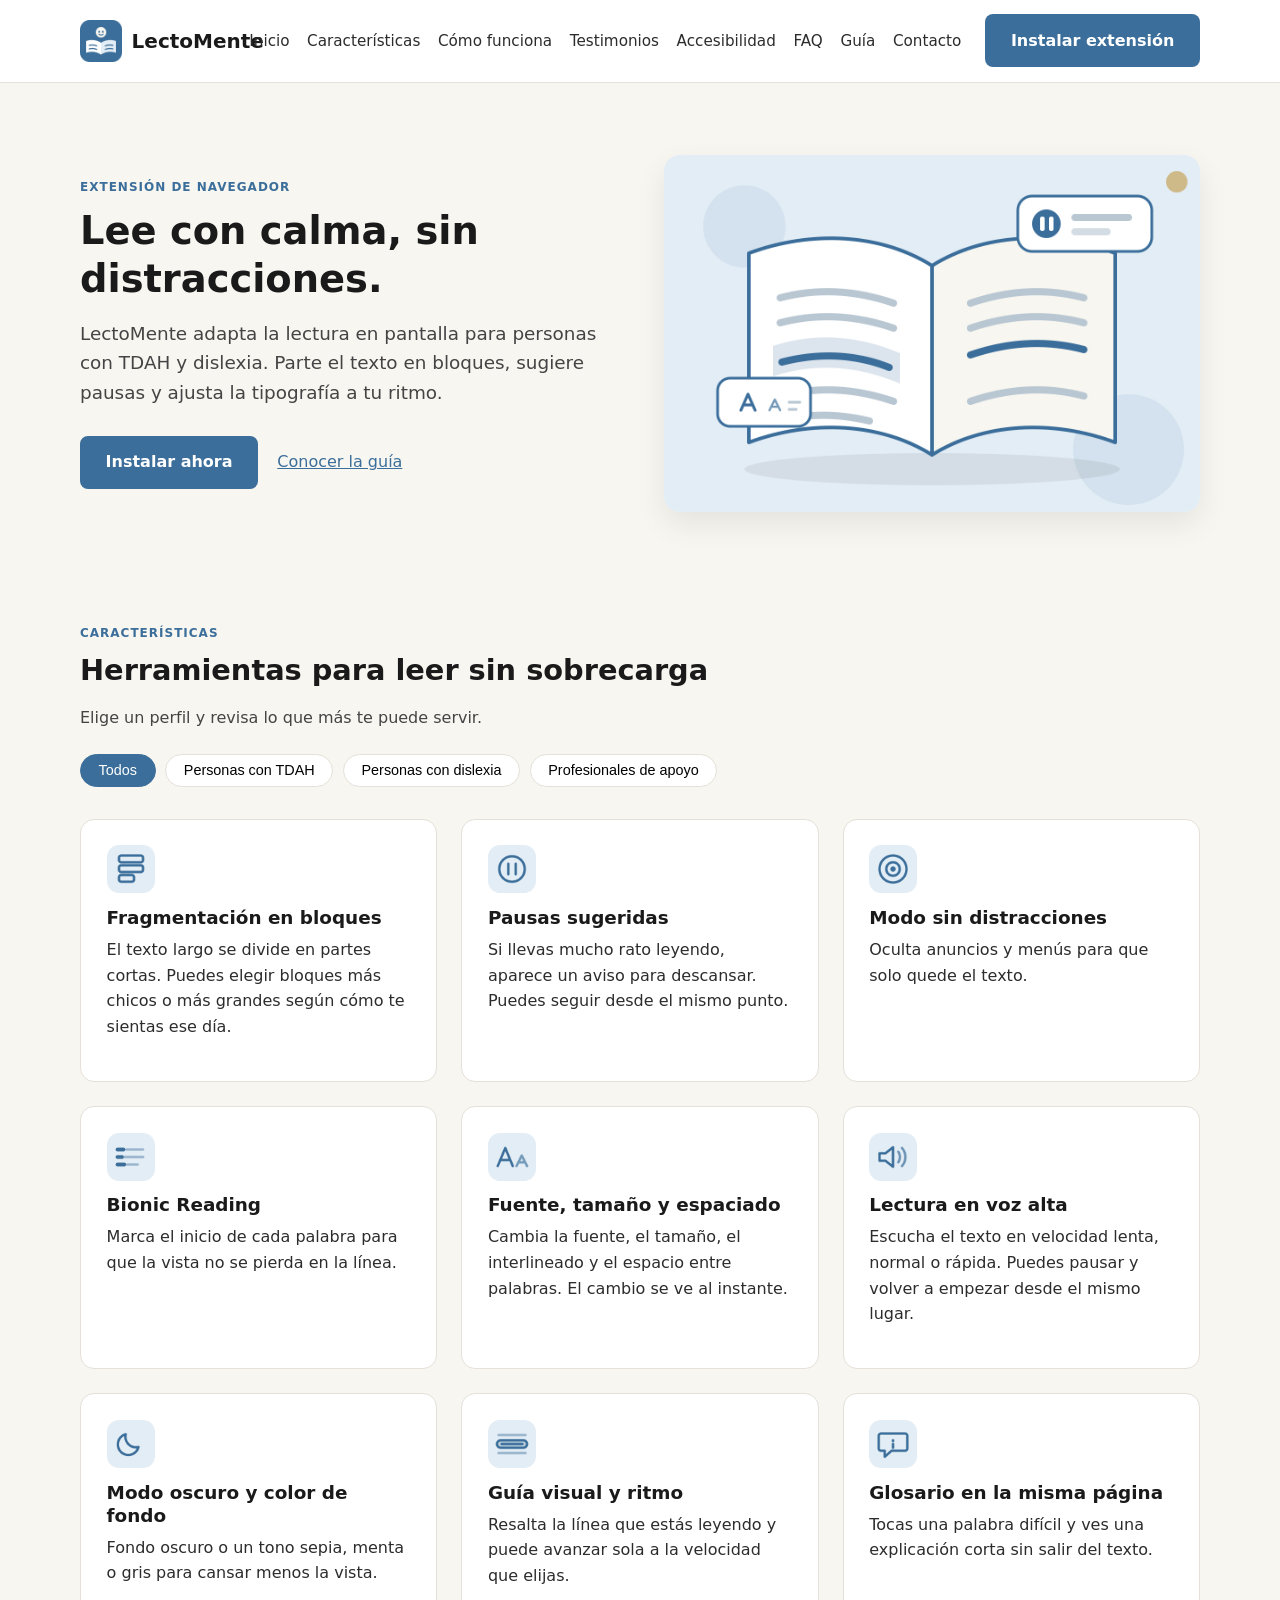
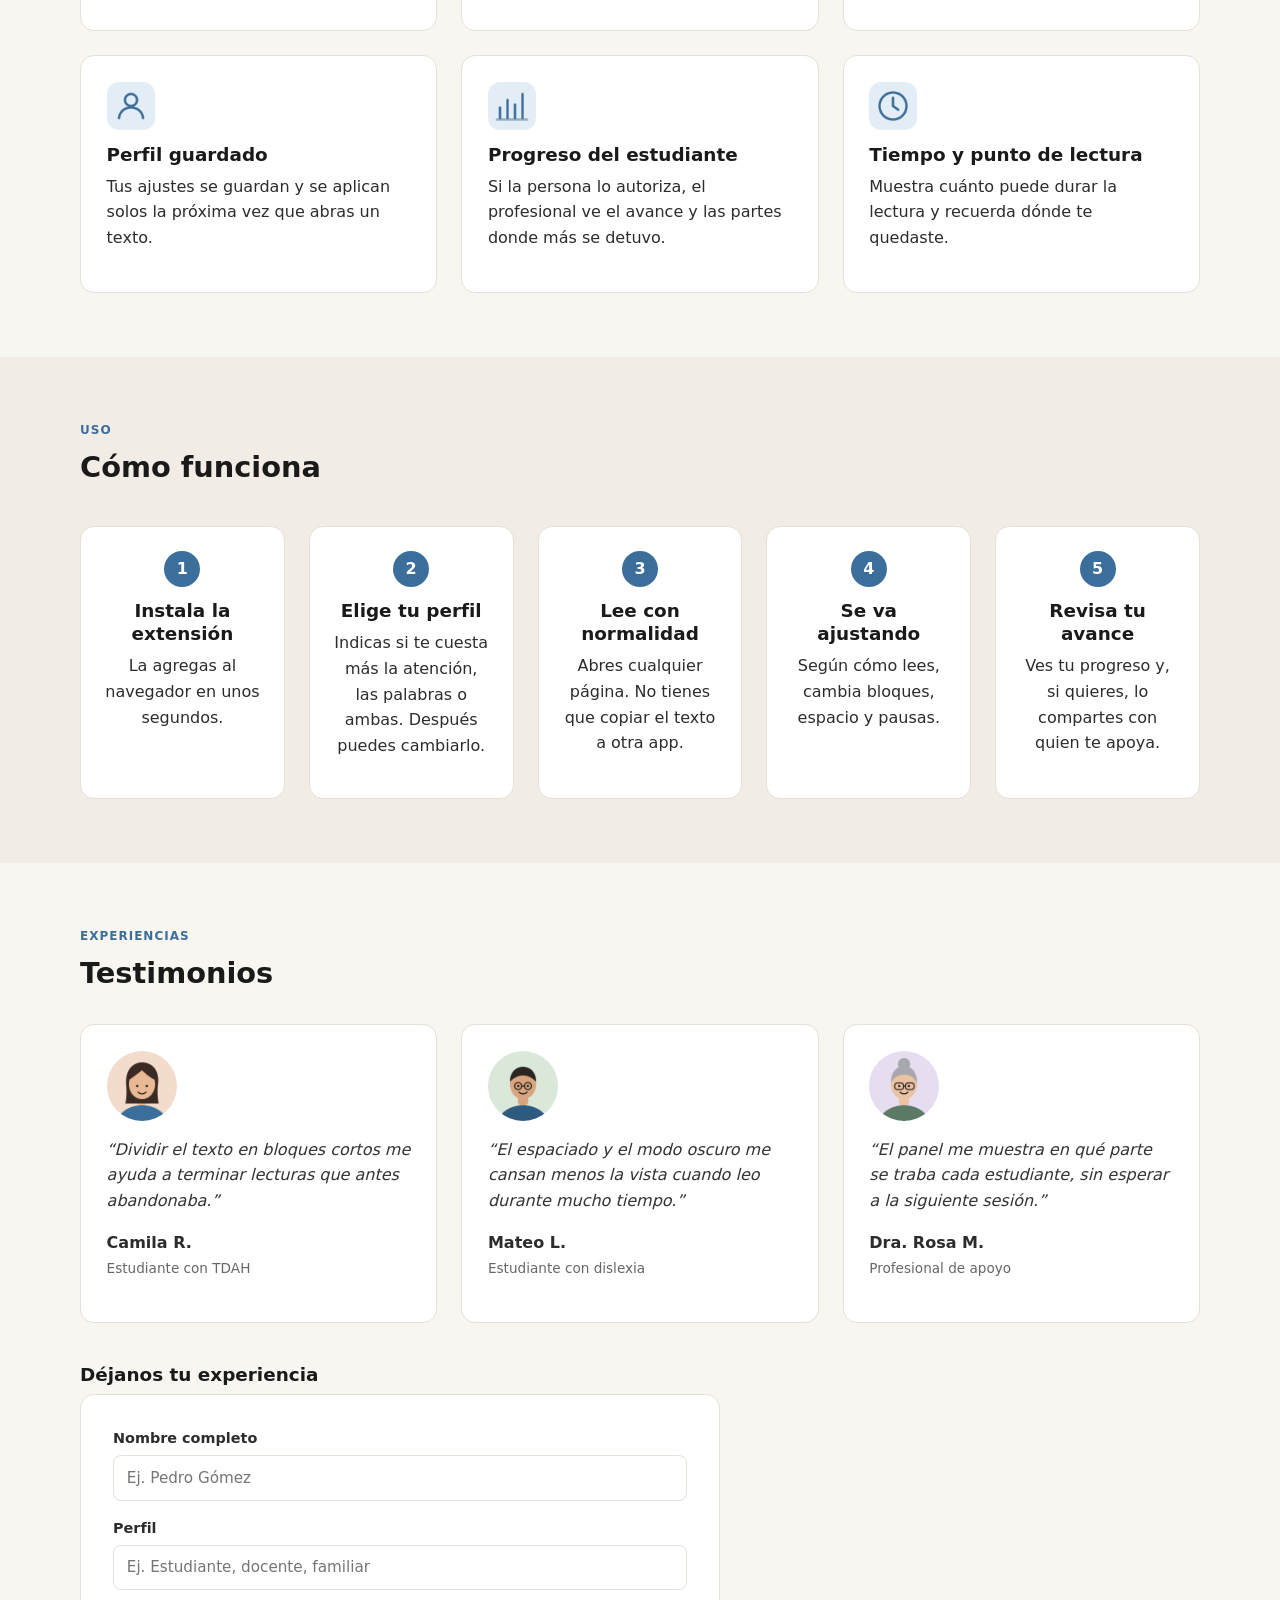
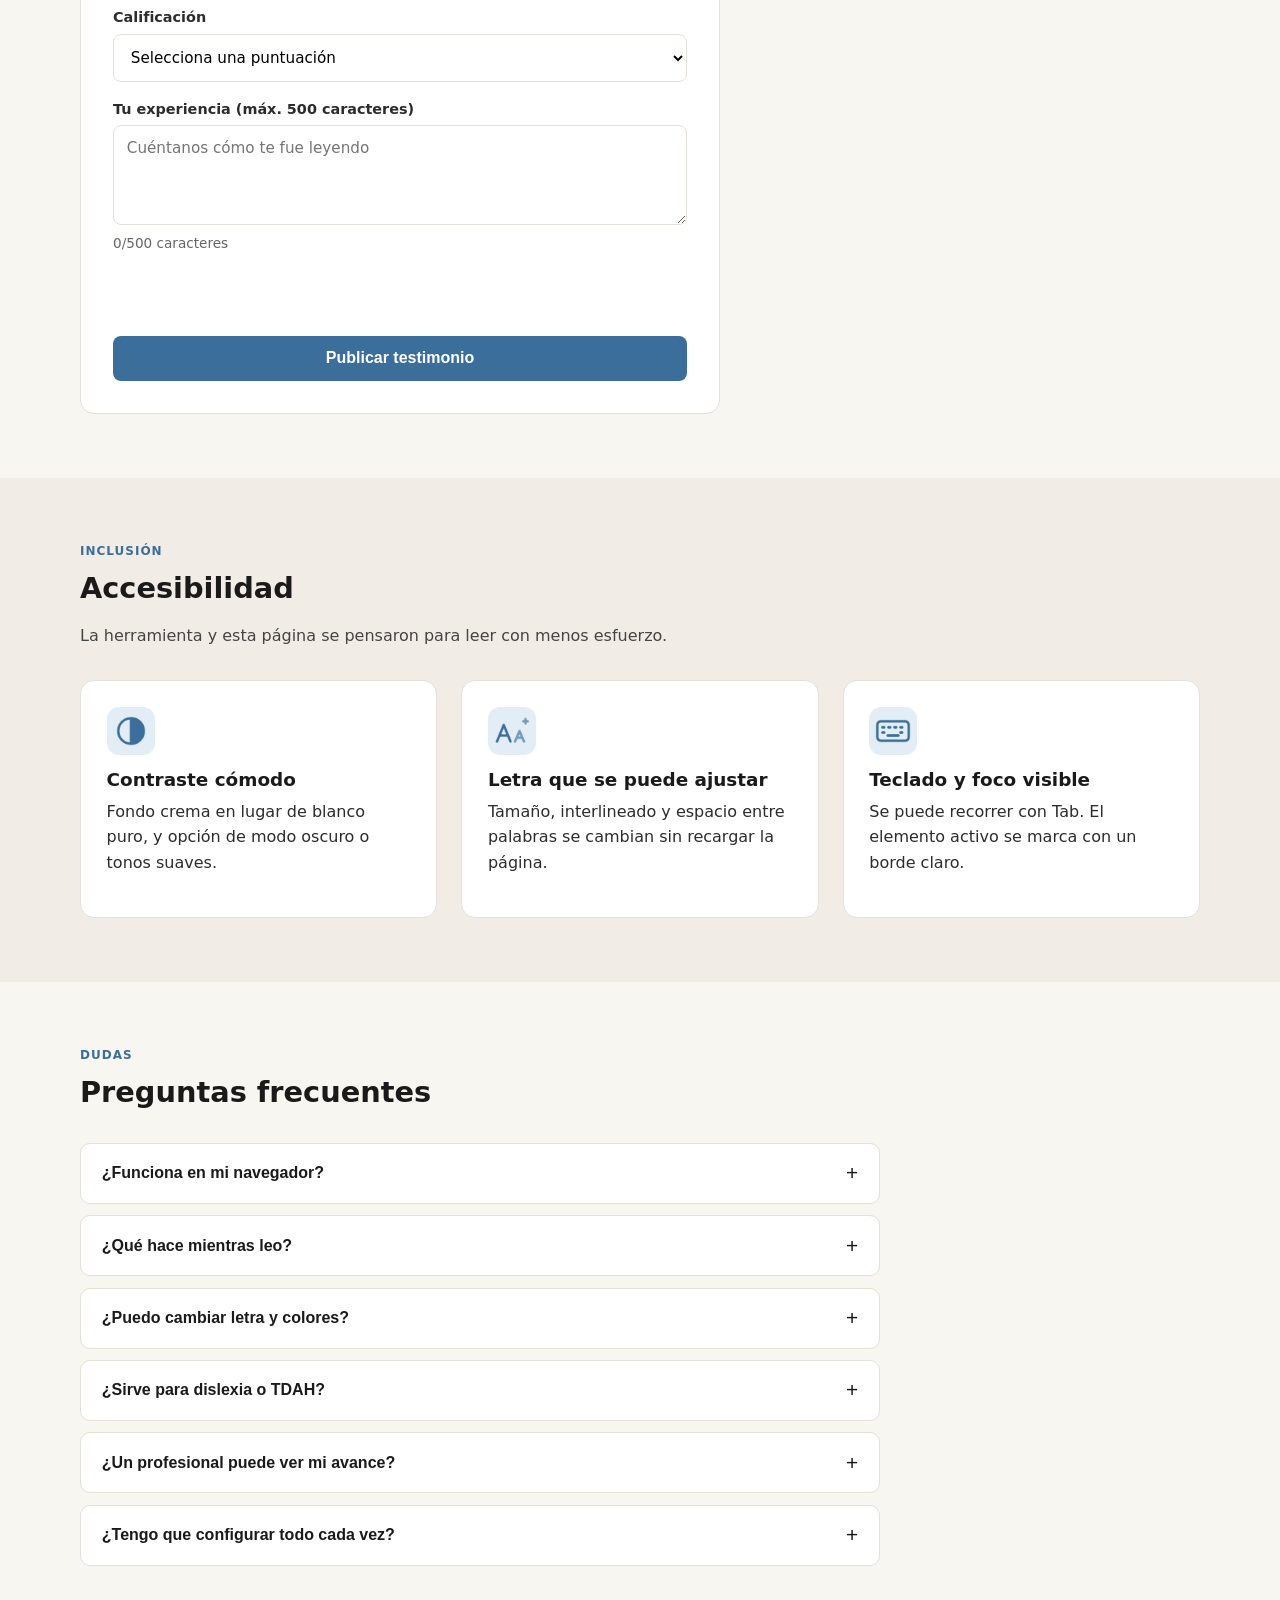
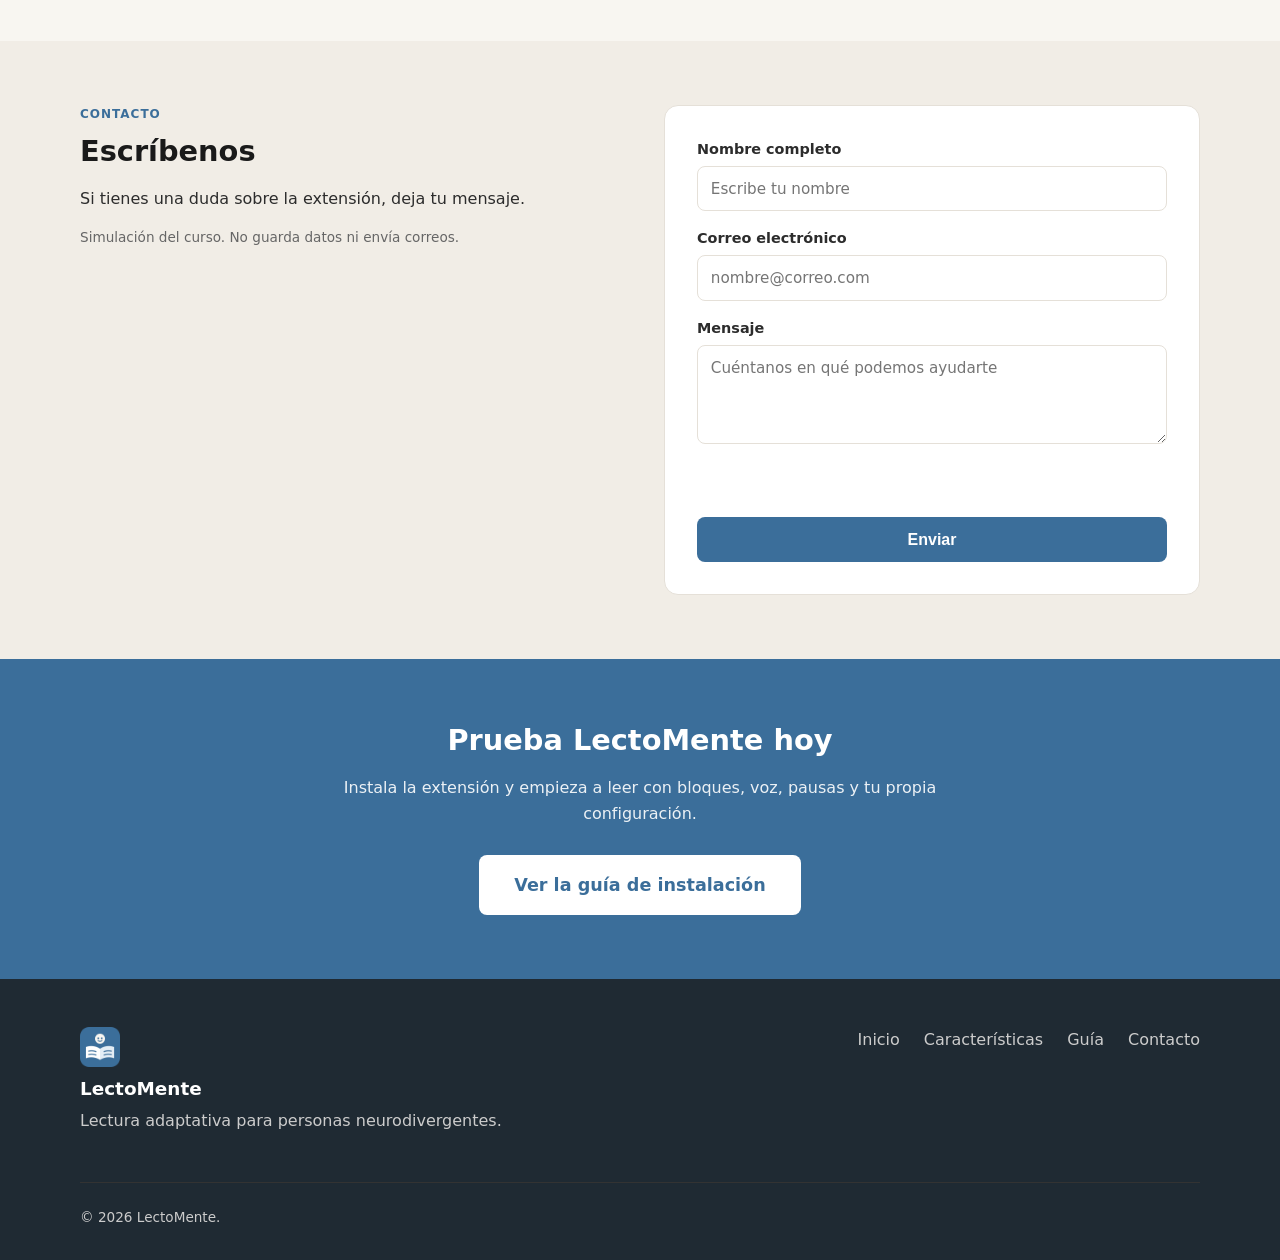
<file: index.html>
<!DOCTYPE html>
<html lang="es">

<head>
    <meta charset="UTF-8">
    <meta name="viewport" content="width=device-width, initial-scale=1.0">
    <title>Inicio - LectoMente</title>
    <link rel="stylesheet" href="css/estilos.css">
    <link rel="icon" type="image/png" href="imagenes/logo.png">

    <script src="js/menu.js" defer></script>
    <script src="js/filtros.js" defer></script>
    <script src="js/faq.js" defer></script>
    <script src="js/testimonios.js" defer></script>
    <script src="js/contacto.js" defer></script>
    <script src="js/subir.js" defer></script>
</head>

<body>

    <a class="saltar" href="#contenido">Saltar al contenido</a>

    <header class="cabecera">
        <div class="contenedor barra">
            <a class="marca" href="index.html">
                <img src="imagenes/logo.png" alt="LectoMente" width="42" height="42">
                <span>LectoMente</span>
            </a>

            <button class="btn-menu" id="btn-menu" aria-label="Abrir menú" aria-expanded="false"
                aria-controls="navegacion">
                <span class="hamburguesa"></span>
            </button>

            <nav class="navegacion" id="navegacion" aria-label="Navegación principal">
                <ul class="menu">
                    <li><a href="index.html#inicio">Inicio</a></li>
                    <li><a href="index.html#caracteristicas">Características</a></li>
                    <li><a href="index.html#como-funciona">Cómo funciona</a></li>
                    <li><a href="index.html#testimonios">Testimonios</a></li>
                    <li><a href="index.html#accesibilidad">Accesibilidad</a></li>
                    <li><a href="index.html#faq">FAQ</a></li>
                    <li><a href="recursos.html">Guía</a></li>
                    <li><a href="index.html#contacto">Contacto</a></li>
                </ul>
                <a class="boton boton-header" href="index.html#cta-final">Instalar extensión</a>
            </nav>
        </div>
    </header>

    <main id="contenido">

        <section id="inicio" class="hero contenedor">
            <div class="hero-texto">
                <p class="etiqueta">Extensión de navegador</p>
                <h1>Lee con calma, sin distracciones.</h1>
                <p class="hero-descripcion">
                    LectoMente adapta la lectura en pantalla para personas con TDAH y dislexia.
                    Parte el texto en bloques, sugiere pausas y ajusta la tipografía a tu ritmo.
                </p>
                <div class="hero-botones">
                    <a class="boton" href="#cta-final">Instalar ahora</a>
                    <a class="enlace" href="recursos.html">Conocer la guía</a>
                </div>
            </div>
            <figure class="hero-imagen">
                <img src="imagenes/hero-libro.jpg" alt="Ilustración de un libro abierto con el texto dividido en bloques y un aviso de pausa" width="600" height="400">
            </figure>
        </section>

        <section id="caracteristicas" class="seccion">
            <div class="contenedor">
                <p class="etiqueta">Características</p>
                <h2>Herramientas para leer sin sobrecarga</h2>
                <p class="intro-seccion">Elige un perfil y revisa lo que más te puede servir.</p>

                <div class="filtros" role="group" aria-label="Filtrar por perfil">
                    <button class="filtro activo" type="button" data-filtro="todos" aria-pressed="true">Todos</button>
                    <button class="filtro" type="button" data-filtro="tdah" aria-pressed="false">Personas con TDAH</button>
                    <button class="filtro" type="button" data-filtro="dislexia" aria-pressed="false">Personas con dislexia</button>
                    <button class="filtro" type="button" data-filtro="profesionales" aria-pressed="false">Profesionales de apoyo</button>
                </div>

                <div class="tarjetas" id="lista-caracteristicas">
                    <article class="tarjeta" data-categoria="tdah dislexia">
                        <img class="icono-tarjeta" src="iconos/bloques.png" alt="" width="48" height="48" loading="lazy">
                        <h3>Fragmentación en bloques</h3>
                        <p>El texto largo se divide en partes cortas. Puedes elegir bloques más chicos o más grandes
                            según cómo te sientas ese día.</p>
                    </article>
                    <article class="tarjeta" data-categoria="tdah">
                        <img class="icono-tarjeta" src="iconos/pausa.png" alt="" width="48" height="48" loading="lazy">
                        <h3>Pausas sugeridas</h3>
                        <p>Si llevas mucho rato leyendo, aparece un aviso para descansar. Puedes seguir desde el mismo
                            punto.</p>
                    </article>
                    <article class="tarjeta" data-categoria="tdah dislexia">
                        <img class="icono-tarjeta" src="iconos/sin-distracciones.png" alt="" width="48" height="48" loading="lazy">
                        <h3>Modo sin distracciones</h3>
                        <p>Oculta anuncios y menús para que solo quede el texto.</p>
                    </article>
                    <article class="tarjeta" data-categoria="dislexia">
                        <img class="icono-tarjeta" src="iconos/bionic.png" alt="" width="48" height="48" loading="lazy">
                        <h3>Bionic Reading</h3>
                        <p>Marca el inicio de cada palabra para que la vista no se pierda en la línea.</p>
                    </article>
                    <article class="tarjeta" data-categoria="dislexia tdah">
                        <img class="icono-tarjeta" src="iconos/tipografia.png" alt="" width="48" height="48" loading="lazy">
                        <h3>Fuente, tamaño y espaciado</h3>
                        <p>Cambia la fuente, el tamaño, el interlineado y el espacio entre palabras. El cambio se ve al
                            instante.</p>
                    </article>
                    <article class="tarjeta" data-categoria="tdah dislexia">
                        <img class="icono-tarjeta" src="iconos/voz.png" alt="" width="48" height="48" loading="lazy">
                        <h3>Lectura en voz alta</h3>
                        <p>Escucha el texto en velocidad lenta, normal o rápida. Puedes pausar y volver a empezar desde
                            el mismo lugar.</p>
                    </article>
                    <article class="tarjeta" data-categoria="dislexia">
                        <img class="icono-tarjeta" src="iconos/oscuro.png" alt="" width="48" height="48" loading="lazy">
                        <h3>Modo oscuro y color de fondo</h3>
                        <p>Fondo oscuro o un tono sepia, menta o gris para cansar menos la vista.</p>
                    </article>
                    <article class="tarjeta" data-categoria="tdah">
                        <img class="icono-tarjeta" src="iconos/guia-visual.png" alt="" width="48" height="48" loading="lazy">
                        <h3>Guía visual y ritmo</h3>
                        <p>Resalta la línea que estás leyendo y puede avanzar sola a la velocidad que elijas.</p>
                    </article>
                    <article class="tarjeta" data-categoria="dislexia tdah">
                        <img class="icono-tarjeta" src="iconos/glosario.png" alt="" width="48" height="48" loading="lazy">
                        <h3>Glosario en la misma página</h3>
                        <p>Tocas una palabra difícil y ves una explicación corta sin salir del texto.</p>
                    </article>
                    <article class="tarjeta" data-categoria="tdah dislexia">
                        <img class="icono-tarjeta" src="iconos/perfil.png" alt="" width="48" height="48" loading="lazy">
                        <h3>Perfil guardado</h3>
                        <p>Tus ajustes se guardan y se aplican solos la próxima vez que abras un texto.</p>
                    </article>
                    <article class="tarjeta" data-categoria="profesionales">
                        <img class="icono-tarjeta" src="iconos/progreso.png" alt="" width="48" height="48" loading="lazy">
                        <h3>Progreso del estudiante</h3>
                        <p>Si la persona lo autoriza, el profesional ve el avance y las partes donde más se detuvo.</p>
                    </article>
                    <article class="tarjeta" data-categoria="tdah profesionales">
                        <img class="icono-tarjeta" src="iconos/tiempo.png" alt="" width="48" height="48" loading="lazy">
                        <h3>Tiempo y punto de lectura</h3>
                        <p>Muestra cuánto puede durar la lectura y recuerda dónde te quedaste.</p>
                    </article>
                </div>
            </div>
        </section>

        <section id="como-funciona" class="seccion fondo">
            <div class="contenedor">
                <p class="etiqueta">Uso</p>
                <h2>Cómo funciona</h2>
                <div class="pasos">
                    <article class="paso">
                        <span class="numero-paso">1</span>
                        <h3>Instala la extensión</h3>
                        <p>La agregas al navegador en unos segundos.</p>
                    </article>
                    <article class="paso">
                        <span class="numero-paso">2</span>
                        <h3>Elige tu perfil</h3>
                        <p>Indicas si te cuesta más la atención, las palabras o ambas. Después puedes cambiarlo.</p>
                    </article>
                    <article class="paso">
                        <span class="numero-paso">3</span>
                        <h3>Lee con normalidad</h3>
                        <p>Abres cualquier página. No tienes que copiar el texto a otra app.</p>
                    </article>
                    <article class="paso">
                        <span class="numero-paso">4</span>
                        <h3>Se va ajustando</h3>
                        <p>Según cómo lees, cambia bloques, espacio y pausas.</p>
                    </article>
                    <article class="paso">
                        <span class="numero-paso">5</span>
                        <h3>Revisa tu avance</h3>
                        <p>Ves tu progreso y, si quieres, lo compartes con quien te apoya.</p>
                    </article>
                </div>
            </div>
        </section>

        <section id="testimonios" class="seccion">
            <div class="contenedor">
                <p class="etiqueta">Experiencias</p>
                <h2>Testimonios</h2>

                <div id="testimonialsContainer" class="tarjetas">
                    <article class="tarjeta testimonio">
                        <img src="imagenes/testimonio-camila.jpg" alt="Ilustración de Camila R." class="foto-testimonio" width="80"
                            height="80" loading="lazy">
                        <blockquote>“Dividir el texto en bloques cortos me ayuda a terminar lecturas que antes
                            abandonaba.”</blockquote>
                        <p><strong>Camila R.</strong><br><span class="rol">Estudiante con TDAH</span></p>
                    </article>
                    <article class="tarjeta testimonio">
                        <img src="imagenes/testimonio-mateo.jpg" alt="Ilustración de Mateo L." class="foto-testimonio" width="80"
                            height="80" loading="lazy">
                        <blockquote>“El espaciado y el modo oscuro me cansan menos la vista cuando leo durante mucho
                            tiempo.”</blockquote>
                        <p><strong>Mateo L.</strong><br><span class="rol">Estudiante con dislexia</span></p>
                    </article>
                    <article class="tarjeta testimonio">
                        <img src="imagenes/testimonio-rosa.jpg" alt="Ilustración de Dra. Rosa M." class="foto-testimonio" width="80"
                            height="80" loading="lazy">
                        <blockquote>“El panel me muestra en qué parte se traba cada estudiante, sin esperar a la
                            siguiente sesión.”</blockquote>
                        <p><strong>Dra. Rosa M.</strong><br><span class="rol">Profesional de apoyo</span></p>
                    </article>
                </div>

                <div class="bloque-formulario">
                    <h3>Déjanos tu experiencia</h3>
                    <form id="form-testimonio" class="formulario" novalidate>
                        <div>
                            <label for="testimonio-nombre">Nombre completo</label>
                            <input type="text" id="testimonio-nombre" placeholder="Ej. Pedro Gómez" required>
                        </div>

                        <div>
                            <label for="testimonio-rol">Perfil</label>
                            <input type="text" id="testimonio-rol" placeholder="Ej. Estudiante, docente, familiar"
                                required>
                        </div>

                        <div>
                            <label for="testimonio-puntuacion">Calificación</label>
                            <select id="testimonio-puntuacion" required>
                                <option value="">Selecciona una puntuación</option>
                                <option value="5">5/5 - Excelente</option>
                                <option value="4">4/5 - Muy bueno</option>
                                <option value="3">3/5 - Bueno</option>
                                <option value="2">2/5 - Regular</option>
                                <option value="1">1/5 - Deficiente</option>
                            </select>
                        </div>

                        <div>
                            <label for="testimonio-comentario">Tu experiencia (máx. 500 caracteres)</label>
                            <textarea id="testimonio-comentario" rows="4" maxlength="500"
                                placeholder="Cuéntanos cómo te fue leyendo" required></textarea>
                            <p class="nota"><span id="contador-caracteres">0</span>/500 caracteres</p>
                        </div>

                        <p id="aviso-testimonio" class="aviso" role="status" aria-live="polite"></p>
                        <button type="submit" class="boton">Publicar testimonio</button>
                    </form>
                </div>
            </div>
        </section>

        <section id="accesibilidad" class="seccion fondo">
            <div class="contenedor">
                <p class="etiqueta">Inclusión</p>
                <h2>Accesibilidad</h2>
                <p class="intro-seccion">La herramienta y esta página se pensaron para leer con menos esfuerzo.</p>
                <div class="tarjetas">
                    <article class="tarjeta">
                        <img class="icono-tarjeta" src="iconos/contraste.png" alt="" width="48" height="48" loading="lazy">
                        <h3>Contraste cómodo</h3>
                        <p>Fondo crema en lugar de blanco puro, y opción de modo oscuro o tonos suaves.</p>
                    </article>
                    <article class="tarjeta">
                        <img class="icono-tarjeta" src="iconos/letra.png" alt="" width="48" height="48" loading="lazy">
                        <h3>Letra que se puede ajustar</h3>
                        <p>Tamaño, interlineado y espacio entre palabras se cambian sin recargar la página.</p>
                    </article>
                    <article class="tarjeta">
                        <img class="icono-tarjeta" src="iconos/teclado.png" alt="" width="48" height="48" loading="lazy">
                        <h3>Teclado y foco visible</h3>
                        <p>Se puede recorrer con Tab. El elemento activo se marca con un borde claro.</p>
                    </article>
                </div>
            </div>
        </section>

        <section id="faq" class="seccion">
            <div class="contenedor">
                <p class="etiqueta">Dudas</p>
                <h2>Preguntas frecuentes</h2>
                <div class="acordeon" id="acordeon-faq">
                    <div class="item-faq">
                        <button class="pregunta-faq" type="button" aria-expanded="false">¿Funciona en mi navegador?<span
                                class="icono-faq" aria-hidden="true">+</span></button>
                        <div class="respuesta-faq">
                            <p>Sí, como extensión de Chrome, Firefox, Edge y Opera.</p>
                        </div>
                    </div>
                    <div class="item-faq">
                        <button class="pregunta-faq" type="button" aria-expanded="false">¿Qué hace mientras leo?<span
                                class="icono-faq" aria-hidden="true">+</span></button>
                        <div class="respuesta-faq">
                            <p>Mira el tiempo, las relecturas y el avance para ajustar bloques, espacio y pausas. No
                                guarda el texto de las páginas.</p>
                        </div>
                    </div>
                    <div class="item-faq">
                        <button class="pregunta-faq" type="button" aria-expanded="false">¿Puedo cambiar letra y
                            colores?<span class="icono-faq" aria-hidden="true">+</span></button>
                        <div class="respuesta-faq">
                            <p>Sí. Fuente, tamaño, interlineado, modo oscuro, color de fondo y Bionic Reading se guardan
                                en tu perfil.</p>
                        </div>
                    </div>
                    <div class="item-faq">
                        <button class="pregunta-faq" type="button" aria-expanded="false">¿Sirve para dislexia o
                            TDAH?<span class="icono-faq" aria-hidden="true">+</span></button>
                        <div class="respuesta-faq">
                            <p>Está pensada para esas dos dificultades: menos texto de golpe, pausas, letra más clara y
                                menos elementos alrededor.</p>
                        </div>
                    </div>
                    <div class="item-faq">
                        <button class="pregunta-faq" type="button" aria-expanded="false">¿Un profesional puede ver mi
                            avance?<span class="icono-faq" aria-hidden="true">+</span></button>
                        <div class="respuesta-faq">
                            <p>Solo si aceptas la vinculación. Si la rechazas, no tiene acceso.</p>
                        </div>
                    </div>
                    <div class="item-faq">
                        <button class="pregunta-faq" type="button" aria-expanded="false">¿Tengo que configurar todo cada
                            vez?<span class="icono-faq" aria-hidden="true">+</span></button>
                        <div class="respuesta-faq">
                            <p>No. El perfil guarda tus preferencias y las aplica al abrir un texto nuevo.</p>
                        </div>
                    </div>
                </div>
            </div>
        </section>

        <section id="contacto" class="seccion fondo">
            <div class="contenedor dos-columnas">
                <div>
                    <p class="etiqueta">Contacto</p>
                    <h2>Escríbenos</h2>
                    <p>Si tienes una duda sobre la extensión, deja tu mensaje.</p>
                    <p class="nota">Simulación del curso. No guarda datos ni envía correos.</p>
                </div>
                <form id="form-contacto" class="formulario" action="confirmacion.html" method="get" novalidate>
                    <div>
                        <label for="nombre">Nombre completo</label>
                        <input type="text" id="nombre" name="nombre" placeholder="Escribe tu nombre" required>
                    </div>
                    <div>
                        <label for="correo">Correo electrónico</label>
                        <input type="email" id="correo" name="correo" placeholder="nombre@correo.com" required>
                    </div>
                    <div>
                        <label for="mensaje">Mensaje</label>
                        <textarea id="mensaje" name="mensaje" rows="4" placeholder="Cuéntanos en qué podemos ayudarte"
                            required></textarea>
                    </div>
                    <p id="aviso-contacto" class="aviso" role="status" aria-live="polite"></p>
                    <button type="submit" class="boton">Enviar</button>
                </form>
            </div>
        </section>

        <section id="cta-final" class="seccion cta-final">
            <div class="contenedor texto-centrado">
                <h2>Prueba LectoMente hoy</h2>
                <p>Instala la extensión y empieza a leer con bloques, voz, pausas y tu propia configuración.</p>
                <a class="boton boton-grande" href="recursos.html">Ver la guía de instalación</a>
            </div>
        </section>

    </main>

    <footer class="pie">
        <div class="contenedor">
            <div class="pie-contenido">
                <div>
                    <img class="logo-pie" src="imagenes/logo.png" alt="" width="40" height="40" loading="lazy">
                    <h3>LectoMente</h3>
                    <p>Lectura adaptativa para personas neurodivergentes.</p>
                </div>
                <nav class="pie-nav" aria-label="Pie de página">
                    <a href="index.html#inicio">Inicio</a>
                    <a href="index.html#caracteristicas">Características</a>
                    <a href="recursos.html">Guía</a>
                    <a href="index.html#contacto">Contacto</a>
                </nav>
            </div>
            <p class="copyright">&copy; 2026 LectoMente.</p>
        </div>
    </footer>

    <button type="button" class="btn-subir" id="btn-subir" aria-label="Volver arriba" title="Volver arriba">&#8593;</button>

</body>

</html>
</file>
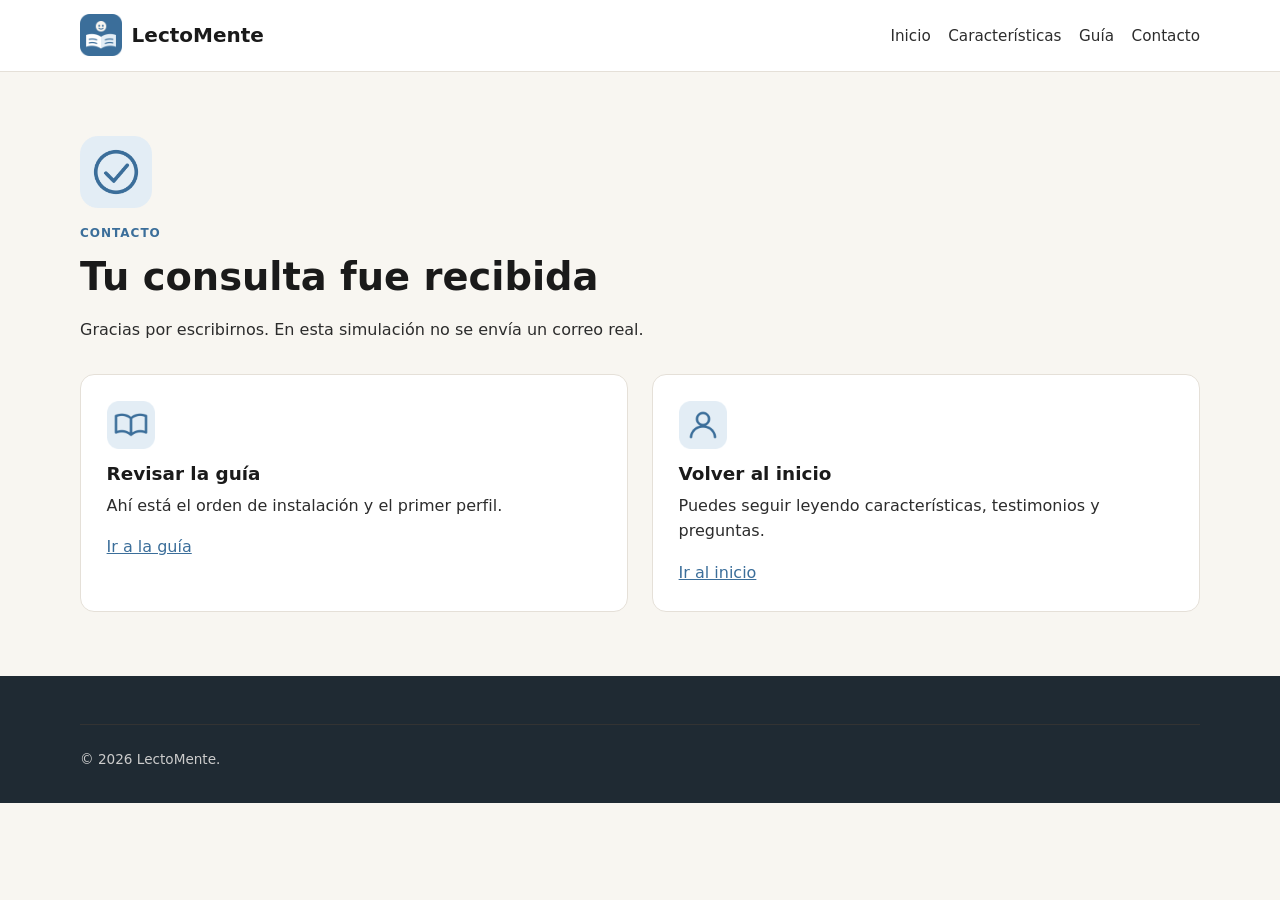
<file: confirmacion.html>
<!DOCTYPE html>
<html lang="es">

<head>
    <meta charset="UTF-8">
    <meta name="viewport" content="width=device-width, initial-scale=1.0">
    <title>Confirmación - LectoMente</title>
    <link rel="stylesheet" href="css/estilos.css">
    <link rel="icon" type="image/png" href="imagenes/logo.png">
    <script src="js/menu.js" defer></script>
    <script src="js/subir.js" defer></script>
</head>

<body>
    <a class="saltar" href="#contenido">Saltar al contenido</a>

    <header class="cabecera">
        <div class="contenedor barra">
            <a class="marca" href="index.html">
                <img src="imagenes/logo.png" alt="LectoMente" width="42" height="42">
                <span>LectoMente</span>
            </a>
            <button class="btn-menu" id="btn-menu" aria-label="Abrir menú" aria-expanded="false"
                aria-controls="navegacion">
                <span class="hamburguesa"></span>
            </button>
            <nav class="navegacion" id="navegacion" aria-label="Navegación principal">
                <ul class="menu">
                    <li><a href="index.html#inicio">Inicio</a></li>
                    <li><a href="index.html#caracteristicas">Características</a></li>
                    <li><a href="recursos.html">Guía</a></li>
                    <li><a href="index.html#contacto">Contacto</a></li>
                </ul>
            </nav>
        </div>
    </header>

    <main id="contenido">
        <section class="seccion">
            <div class="contenedor confirmacion">
                <img class="icono-confirmacion" src="iconos/check.png" alt="" width="72" height="72">
                <p class="etiqueta">Contacto</p>
                <h1>Tu consulta fue recibida</h1>
                <p>Gracias por escribirnos. En esta simulación no se envía un correo real.</p>
                <div class="tarjetas">
                    <article class="tarjeta">
                        <img class="icono-tarjeta" src="iconos/leer.png" alt="" width="48" height="48" loading="lazy">
                        <h3>Revisar la guía</h3>
                        <p>Ahí está el orden de instalación y el primer perfil.</p>
                        <a href="recursos.html">Ir a la guía</a>
                    </article>
                    <article class="tarjeta">
                        <img class="icono-tarjeta" src="iconos/perfil.png" alt="" width="48" height="48" loading="lazy">
                        <h3>Volver al inicio</h3>
                        <p>Puedes seguir leyendo características, testimonios y preguntas.</p>
                        <a href="index.html">Ir al inicio</a>
                    </article>
                </div>
            </div>
        </section>
    </main>

    <footer class="pie">
        <div class="contenedor">
            <p class="copyright">&copy; 2026 LectoMente.</p>
        </div>
    </footer>

    <button type="button" class="btn-subir" id="btn-subir" aria-label="Volver arriba" title="Volver arriba">&#8593;</button>
</body>

</html>
</file>
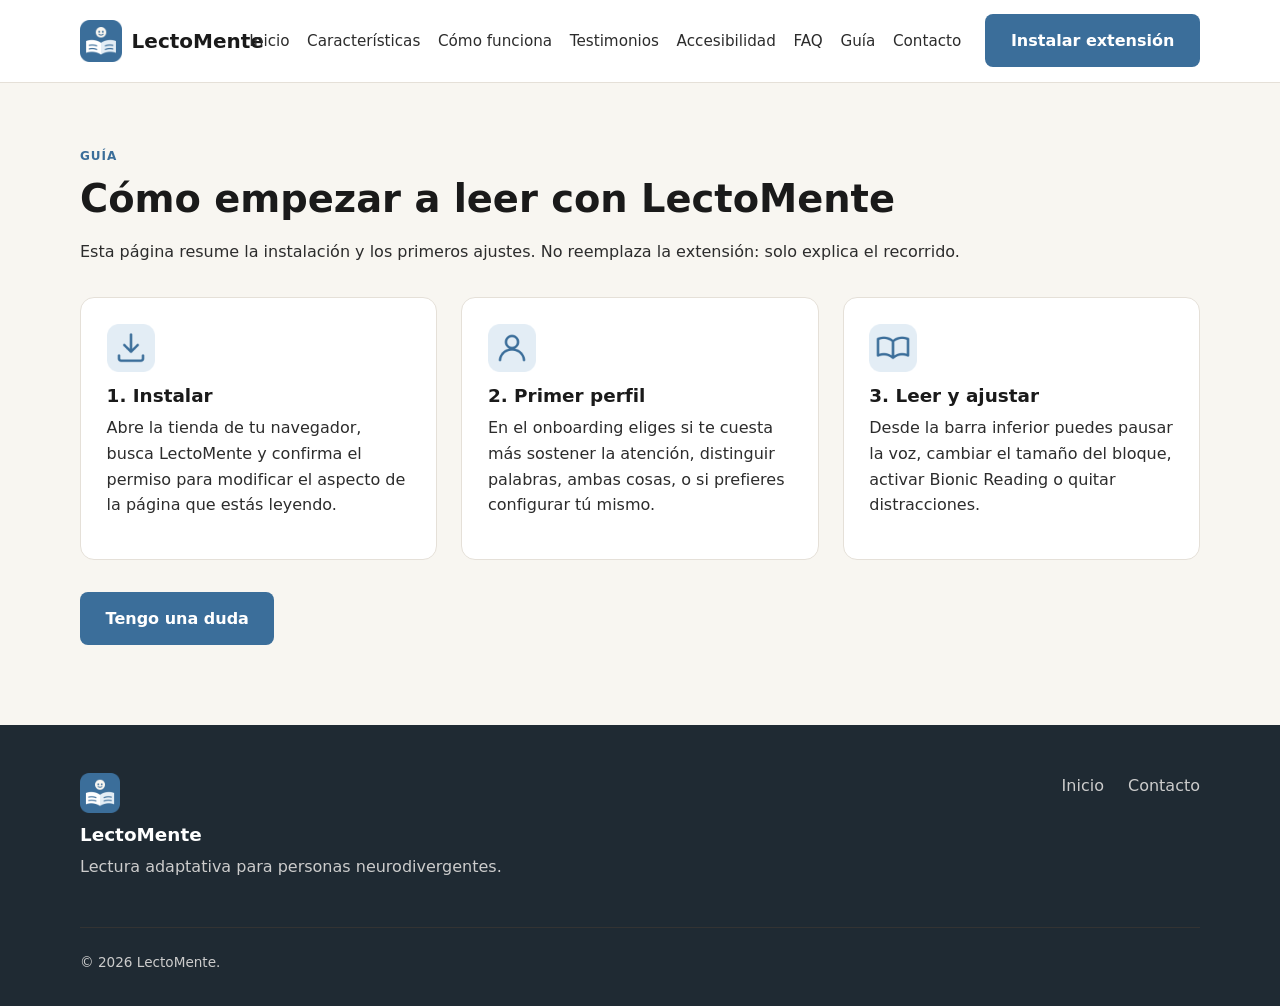
<file: recursos.html>
<!DOCTYPE html>
<html lang="es">

<head>
  <meta charset="UTF-8">
  <meta name="viewport" content="width=device-width, initial-scale=1.0">
  <title>Guía - LectoMente</title>
  <link rel="stylesheet" href="css/estilos.css">
  <link rel="icon" type="image/png" href="imagenes/logo.png">
  <script src="js/menu.js" defer></script>
  <script src="js/subir.js" defer></script>
</head>

<body>
  <a class="saltar" href="#contenido">Saltar al contenido</a>

  <header class="cabecera">
    <div class="contenedor barra">
      <a class="marca" href="index.html">
        <img src="imagenes/logo.png" alt="LectoMente" width="42" height="42">
        <span>LectoMente</span>
      </a>
      <button class="btn-menu" id="btn-menu" aria-label="Abrir menú" aria-expanded="false" aria-controls="navegacion">
        <span class="hamburguesa"></span>
      </button>
      <nav class="navegacion" id="navegacion" aria-label="Navegación principal">
        <ul class="menu">
          <li><a href="index.html#inicio">Inicio</a></li>
          <li><a href="index.html#caracteristicas">Características</a></li>
          <li><a href="index.html#como-funciona">Cómo funciona</a></li>
          <li><a href="index.html#testimonios">Testimonios</a></li>
          <li><a href="index.html#accesibilidad">Accesibilidad</a></li>
          <li><a href="index.html#faq">FAQ</a></li>
          <li><a href="recursos.html">Guía</a></li>
          <li><a href="index.html#contacto">Contacto</a></li>
        </ul>
        <a class="boton boton-header" href="index.html#cta-final">Instalar extensión</a>
      </nav>
    </div>
  </header>

  <main id="contenido">
    <section class="seccion">
      <div class="contenedor">
        <p class="etiqueta">Guía</p>
        <h1>Cómo empezar a leer con LectoMente</h1>
        <p>Esta página resume la instalación y los primeros ajustes. No reemplaza la extensión: solo explica el
          recorrido.</p>

        <div class="tarjetas">
          <article class="tarjeta">
            <img class="icono-tarjeta" src="iconos/instalar.png" alt="" width="48" height="48" loading="lazy">
            <h3>1. Instalar</h3>
            <p>Abre la tienda de tu navegador, busca LectoMente y confirma el permiso para modificar el aspecto de la
              página que estás leyendo.</p>
          </article>
          <article class="tarjeta">
            <img class="icono-tarjeta" src="iconos/perfil.png" alt="" width="48" height="48" loading="lazy">
            <h3>2. Primer perfil</h3>
            <p>En el onboarding eliges si te cuesta más sostener la atención, distinguir palabras, ambas cosas, o si
              prefieres configurar tú mismo.</p>
          </article>
          <article class="tarjeta">
            <img class="icono-tarjeta" src="iconos/leer.png" alt="" width="48" height="48" loading="lazy">
            <h3>3. Leer y ajustar</h3>
            <p>Desde la barra inferior puedes pausar la voz, cambiar el tamaño del bloque, activar Bionic Reading o
              quitar distracciones.</p>
          </article>
        </div>

        <p style="margin-top: 2rem;">
          <a class="boton" href="index.html#contacto">Tengo una duda</a>
        </p>
      </div>
    </section>
  </main>

  <footer class="pie">
    <div class="contenedor">
      <div class="pie-contenido">
        <div>
          <img class="logo-pie" src="imagenes/logo.png" alt="" width="40" height="40" loading="lazy">
          <h3>LectoMente</h3>
          <p>Lectura adaptativa para personas neurodivergentes.</p>
        </div>
        <nav class="pie-nav" aria-label="Pie de página">
          <a href="index.html">Inicio</a>
          <a href="index.html#contacto">Contacto</a>
        </nav>
      </div>
      <p class="copyright">&copy; 2026 LectoMente.</p>
    </div>
  </footer>

  <button type="button" class="btn-subir" id="btn-subir" aria-label="Volver arriba" title="Volver arriba">&#8593;</button>
</body>

</html>
</file>
<file: css/estilos.css>
/* ==========================================================================
   LECTOMENTE - estilos.css
   ========================================================================== */

/* ---------- 1. VARIABLES (colores del Figma) ---------- */
:root {
  /* Colores principales del prototipo */
  --color-fondo: #F8F6F1;
  /* crema claro (60%) */
  --color-fondo-alt: #F1EDE6;
  /* crema un poco más oscuro */
  --color-blanco: #FFFFFF;
  --color-texto: #2C2C2C;
  --color-titulos: #1A1A1A;
  --color-primario: #3B6E9A;
  /* azul suave del Figma */
  --color-primario-hover: #2F5A80;
  --color-borde: #E5E0D8;
  --color-exito: #2E7D4F;
  --color-error: #B00020;
}

/* ---------- 2. RESET Y BASE ---------- */
* {
  box-sizing: border-box;
  margin: 0;
  padding: 0;
}

body {
  background-color: var(--color-fondo);
  color: var(--color-texto);
  font-family: system-ui, -apple-system, "Segoe UI", Roboto, Arial, sans-serif;
  line-height: 1.6;
}

h1,
h2,
h3 {
  color: var(--color-titulos);
  line-height: 1.25;
}

h1 {
  font-size: 2.4rem;
  margin-bottom: 1rem;
}

h2 {
  font-size: 1.8rem;
  margin-bottom: 1rem;
}

h3 {
  font-size: 1.15rem;
  margin-bottom: 0.5rem;
}

p {
  margin-bottom: 1rem;
}

a {
  color: var(--color-primario);
}

img {
  max-width: 100%;
  height: auto;
  display: block;
}

/* Skip link */
.saltar {
  position: absolute;
  top: -100px;
  left: 0;
  background: var(--color-primario);
  color: white;
  padding: 0.6rem 1.2rem;
  z-index: 1000;
  text-decoration: none;
  border-radius: 0 0 6px 0;
}

.saltar:focus {
  top: 0;
}

/* Mejor foco visible (accesibilidad) */
a:focus-visible,
button:focus-visible,
input:focus-visible,
select:focus-visible,
textarea:focus-visible {
  outline: 3px solid var(--color-primario);
  outline-offset: 2px;
}

/* ---------- 3. UTILIDADES ---------- */
.contenedor {
  width: 90%;
  max-width: 1120px;
  margin: 0 auto;
}

.seccion {
  padding: 4rem 0;
  scroll-margin-top: 90px;
}

.fondo {
  background-color: var(--color-fondo-alt);
}

.etiqueta {
  display: block;
  text-transform: uppercase;
  font-size: 0.75rem;
  letter-spacing: 1px;
  color: var(--color-primario);
  font-weight: 700;
  margin-bottom: 0.6rem;
}

.nota {
  font-size: 0.85rem;
  color: #666;
}

.texto-centrado {
  text-align: center;
}

.intro-seccion {
  max-width: 720px;
  margin-bottom: 1.5rem;
  color: #444;
}

.requerido {
  color: var(--color-error);
}

.dos-columnas {
  display: grid;
  grid-template-columns: 1fr 1fr;
  gap: 3rem;
  align-items: start;
}

/* ---------- 4. HEADER Y MENÚ HAMBURGUESA ---------- */
.cabecera {
  position: sticky;
  top: 0;
  background: var(--color-blanco);
  border-bottom: 1px solid var(--color-borde);
  z-index: 100;
}

.barra {
  display: flex;
  justify-content: space-between;
  align-items: center;
  padding: 0.9rem 0;
  gap: 1rem;
}

.marca {
  display: flex;
  align-items: center;
  gap: 0.6rem;
  font-size: 1.25rem;
  font-weight: 700;
  color: var(--color-titulos);
  text-decoration: none;
}

/* Botón hamburguesa */
.btn-menu {
  display: none;
  /* solo en móvil */
  background: none;
  border: none;
  cursor: pointer;
  padding: 0.5rem;
  width: 44px;
  height: 44px;
  min-width: 44px;
  min-height: 44px;
}

.hamburguesa,
.hamburguesa::before,
.hamburguesa::after {
  display: block;
  width: 24px;
  height: 2px;
  background: var(--color-titulos);
  position: relative;
  transition: 0.3s;
}

.hamburguesa::before,
.hamburguesa::after {
  content: "";
  position: absolute;
}

.hamburguesa::before {
  top: -8px;
}

.hamburguesa::after {
  top: 8px;
}

/* Estado abierto del botón */
.btn-menu.abierto .hamburguesa {
  background: transparent;
}

.btn-menu.abierto .hamburguesa::before {
  top: 0;
  transform: rotate(45deg);
}

.btn-menu.abierto .hamburguesa::after {
  top: 0;
  transform: rotate(-45deg);
}

/* Navegación */
.navegacion {
  display: flex;
  align-items: center;
  gap: 1.5rem;
}

.menu {
  display: flex;
  list-style: none;
  gap: 1.1rem;
  align-items: center;
}

.menu a {
  text-decoration: none;
  color: var(--color-texto);
  font-weight: 500;
  font-size: 0.95rem;
}

.menu a:hover {
  color: var(--color-primario);
}

.boton-header {
  padding: 0.55rem 1.2rem;
  font-size: 0.9rem;
}

/* ---------- 5. HERO ---------- */
.hero {
  display: grid;
  grid-template-columns: 1fr 1fr;
  gap: 3rem;
  align-items: center;
  padding: 4.5rem 0 3rem;
}

.hero-descripcion {
  font-size: 1.15rem;
  color: #444;
  margin-bottom: 1.8rem;
}

.hero-botones {
  display: flex;
  gap: 1.2rem;
  align-items: center;
  flex-wrap: wrap;
}

.hero-imagen img {
  border-radius: 16px;
  box-shadow: 0 12px 30px rgba(0, 0, 0, 0.08);
}

/* ---------- 6. BOTONES ---------- */
.boton {
  display: inline-block;
  background: var(--color-primario);
  color: white;
  border: none;
  padding: 0.85rem 1.6rem;
  border-radius: 8px;
  font-size: 1rem;
  font-weight: 600;
  text-decoration: none;
  cursor: pointer;
  transition: background 0.2s;
}

.boton:hover {
  background: var(--color-primario-hover);
  color: white;
}

.boton-grande {
  padding: 1rem 2.2rem;
  font-size: 1.1rem;
}

.enlace {
  color: var(--color-primario);
  text-decoration: underline;
  font-weight: 500;
}

/* ---------- 7. TARJETAS ---------- */
.tarjetas {
  display: grid;
  grid-template-columns: repeat(auto-fit, minmax(280px, 1fr));
  gap: 1.5rem;
  margin-top: 2rem;
}

.tarjeta {
  background: var(--color-blanco);
  border: 1px solid var(--color-borde);
  border-radius: 14px;
  padding: 1.6rem;
  /* Sombra al pasar el mouse (plantilla "Cards" de W3Schools) */
  transition: box-shadow 0.3s;
}

.tarjeta:hover {
  box-shadow: 0 8px 20px rgba(0, 0, 0, 0.12);
}

.icono-tarjeta {
  width: 48px;
  height: 48px;
  margin-bottom: 0.8rem;
}

/* ---------- 8. FILTROS DE CARACTERÍSTICAS ---------- */
.filtros {
  display: flex;
  flex-wrap: wrap;
  gap: 0.6rem;
  margin: 1.5rem 0 0.5rem;
}

.filtro {
  background: var(--color-blanco);
  border: 1px solid var(--color-borde);
  border-radius: 20px;
  padding: 0.45rem 1.1rem;
  font-size: 0.9rem;
  cursor: pointer;
  transition: all 0.2s;
}

.filtro:hover {
  border-color: var(--color-primario);
}

.filtro.activo {
  background: var(--color-primario);
  color: white;
  border-color: var(--color-primario);
}

/* ---------- 9. PASOS (CÓMO FUNCIONA) ---------- */
.pasos {
  display: grid;
  grid-template-columns: repeat(auto-fit, minmax(180px, 1fr));
  gap: 1.5rem;
  margin-top: 2.5rem;
}

.paso {
  background: var(--color-blanco);
  border: 1px solid var(--color-borde);
  border-radius: 14px;
  padding: 1.5rem;
  text-align: center;
}

.numero-paso {
  display: inline-flex;
  width: 36px;
  height: 36px;
  background: var(--color-primario);
  color: white;
  border-radius: 50%;
  align-items: center;
  justify-content: center;
  font-weight: 700;
  margin-bottom: 0.8rem;
}

/* ---------- 10. TESTIMONIOS ---------- */
.foto-testimonio {
  width: 70px;
  height: 70px;
  border-radius: 50%;
  object-fit: cover;
  margin-bottom: 1rem;
}

.testimonio blockquote {
  font-style: italic;
  margin-bottom: 1rem;
  color: #333;
}

.rol {
  font-size: 0.85rem;
  color: #666;
}

/* ---------- 11. FAQ (ACORDEÓN) ---------- */
.acordeon {
  margin-top: 2rem;
  max-width: 800px;
}

.item-faq {
  border: 1px solid var(--color-borde);
  border-radius: 10px;
  margin-bottom: 0.7rem;
  background: var(--color-blanco);
  overflow: hidden;
}

.pregunta-faq {
  width: 100%;
  background: none;
  border: none;
  padding: 1.1rem 1.3rem;
  text-align: left;
  font-size: 1rem;
  font-weight: 600;
  color: var(--color-titulos);
  cursor: pointer;
  display: flex;
  justify-content: space-between;
  align-items: center;
}

.pregunta-faq:hover {
  background: var(--color-fondo-alt);
}

.icono-faq {
  font-size: 1.3rem;
  font-weight: 400;
  transition: transform 0.25s;
}

.item-faq.abierto .icono-faq {
  transform: rotate(45deg);
}

.respuesta-faq {
  max-height: 0;
  overflow: hidden;
  transition: max-height 0.3s ease;
}

.item-faq.abierto .respuesta-faq {
  max-height: 200px;
}

.respuesta-faq p {
  padding: 0 1.3rem 1.2rem;
  margin: 0;
  color: #444;
}

/* ---------- 12. FORMULARIO ---------- */
.formulario {
  background: var(--color-blanco);
  border: 1px solid var(--color-borde);
  border-radius: 14px;
  padding: 2rem;
  display: flex;
  flex-direction: column;
  gap: 1rem;
}

.formulario label {
  display: block;
  font-weight: 600;
  font-size: 0.9rem;
  margin-bottom: 0.3rem;
}

.formulario input,
.formulario textarea {
  width: 100%;
  border: 1px solid var(--color-borde);
  border-radius: 8px;
  padding: 0.8rem;
  font-family: inherit;
  font-size: 0.95rem;
}

.formulario input:focus,
.formulario textarea:focus {
  outline: 2px solid var(--color-primario);
  border-color: var(--color-primario);
}

.formulario input.error,
.formulario textarea.error {
  border: 2px solid var(--color-error);
}

.aviso {
  font-size: 0.9rem;
  font-weight: 600;
  min-height: 1.2em;
}

.aviso.error-texto {
  color: var(--color-error);
}

.aviso.ok {
  color: var(--color-exito);
}

/* ---------- 13. CTA FINAL ---------- */
.cta-final {
  background: var(--color-primario);
  color: white;
  text-align: center;
}

.cta-final h2 {
  color: white;
}

.cta-final p {
  color: rgba(255, 255, 255, 0.9);
  max-width: 600px;
  margin: 0 auto 1.8rem;
}

.cta-final .boton {
  background: white;
  color: var(--color-primario);
}

.cta-final .boton:hover {
  background: #f0f0f0;
}

/* ---------- 14. FOOTER ---------- */
.pie {
  background: #1F2A33;
  color: #ccc;
  padding: 3rem 0 2rem;
}

.pie h3 {
  color: white;
  margin-bottom: 0.5rem;
}

.pie-contenido {
  display: flex;
  justify-content: space-between;
  gap: 2rem;
  margin-bottom: 2rem;
  flex-wrap: wrap;
}

.pie-nav {
  display: flex;
  gap: 1.5rem;
}

.pie-nav a {
  color: #ccc;
  text-decoration: none;
}

.pie-nav a:hover {
  color: white;
}

.copyright {
  font-size: 0.85rem;
  border-top: 1px solid #333;
  padding-top: 1.5rem;
  margin: 0;
}

/* ---------- 15. RESPONSIVE + MENÚ HAMBURGUESA ---------- */
.bloque-formulario {
  margin-top: 2.5rem;
  max-width: 640px;
}

.tarjeta.oculta {
  display: none;
}

@media (max-width: 900px) {

  .hero,
  .dos-columnas {
    grid-template-columns: 1fr;
  }

  .hero {
    text-align: center;
  }

  .hero-botones {
    justify-content: center;
  }
}

@media (max-width: 1100px) {
  .btn-menu {
    display: block;
  }

  .navegacion {
    position: absolute;
    top: 100%;
    left: 0;
    right: 0;
    background: var(--color-blanco);
    border-bottom: 1px solid var(--color-borde);
    flex-direction: column;
    padding: 1rem 0;
    gap: 0;
    display: none;
    /* oculto por defecto */
  }

  .navegacion.abierto {
    display: flex;
  }

  .menu {
    flex-direction: column;
    width: 100%;
    gap: 0;
  }

  .menu li {
    width: 100%;
  }

  .menu a {
    display: block;
    padding: 0.9rem 1.5rem;
  }

  .boton-header {
    margin: 0.8rem 1.5rem;
    text-align: center;
  }
}

@media (max-width: 768px) {
  h1 {
    font-size: 1.9rem;
  }

  h2 {
    font-size: 1.5rem;
  }

  .seccion {
    padding: 3rem 0;
  }
}

@media (max-width: 480px) {
  .hero {
    padding: 3rem 0 2rem;
  }

  .pasos {
    grid-template-columns: 1fr;
  }
}

.formulario select {
  border: 1px solid var(--color-borde);
  border-radius: 8px;
  padding: 0.8rem;
  width: 100%;
  font-family: inherit;
  font-size: 0.95rem;
  background: white;
}

.formulario select.error {
  border: 2px solid var(--color-error);
}

.estrellas {
  color: #c4a35a;
  letter-spacing: 2px;
  margin-bottom: 0.6rem;
  font-size: 1.1rem;
}
/* ---------- 16. IMÁGENES NUEVAS (logo en el pie, confirmación) ---------- */
.logo-pie {
  width: 40px;
  height: 40px;
  margin-bottom: 0.6rem;
}

.icono-confirmacion {
  width: 72px;
  height: 72px;
  margin-bottom: 1rem;
}

/* ---------- 17. BOTÓN VOLVER ARRIBA (plantilla "Scroll To Top" de W3Schools) ---------- */
.btn-subir {
  display: none;
  /* oculto hasta que se baja en la página */
  position: fixed;
  bottom: 20px;
  right: 20px;
  z-index: 99;
  width: 48px;
  height: 48px;
  border: none;
  border-radius: 50%;
  background: var(--color-primario);
  color: white;
  font-size: 1.4rem;
  cursor: pointer;
  box-shadow: 0 4px 10px rgba(0, 0, 0, 0.2);
  transition: background 0.2s;
}

.btn-subir.visible {
  display: block;
}

.btn-subir:hover {
  background: var(--color-primario-hover);
}

/* Evita que el menú se parta en dos líneas en pantallas anchas */
@media (min-width: 1101px) {

  .menu a,
  .boton-header {
    white-space: nowrap;
  }
}
</file>
